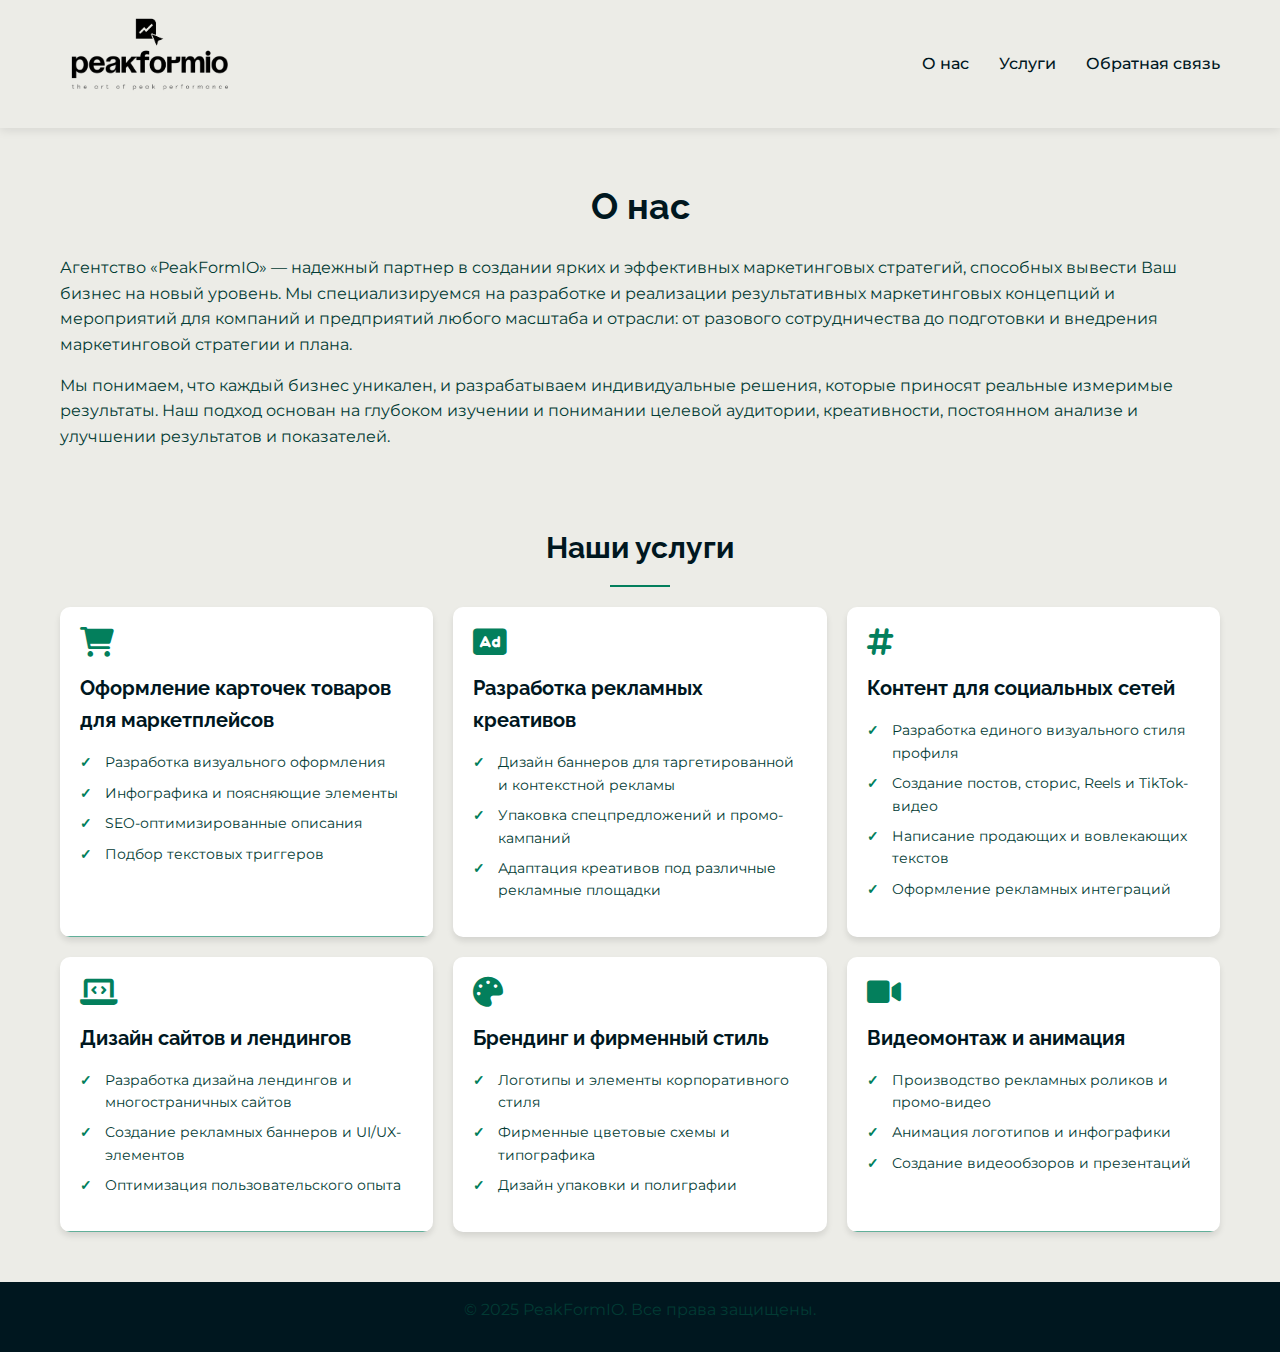
<file: index.html>
<!DOCTYPE html>
<html lang="ru">

<head>
	<meta charset="UTF-8">
	<meta name="viewport" content="width=device-width, initial-scale=1.0">
	<meta name="format-detection" content="telephone=no">
	<meta name="theme-color" content="#ECECE7">
	<title>PeakFormIO - Маркетинговое агентство</title>
	<link rel="stylesheet" href="styles.css">
	<link
		href="https://fonts.googleapis.com/css2?family=Montserrat:wght@400;500;600;700&family=Raleway:wght@400;500;600&family=Lato:wght@400;700&display=swap"
		rel="stylesheet">
	<link rel="stylesheet" href="https://cdnjs.cloudflare.com/ajax/libs/font-awesome/6.0.0/css/all.min.css">
	<script src="https://telegram.org/js/telegram-web-app.js"></script>
</head>

<body>
	<div class="tg-app">
		<header class="header">
			<div class="container">
				<nav class="nav">
					<div class="logo">
						<img src="Image/logo.png" alt="PeakFormIO Logo" class="logo-img">
					</div>
					<button class="burger-menu" aria-label="Меню">
						<span class="burger-line"></span>
						<span class="burger-line"></span>
						<span class="burger-line"></span>
					</button>
					<div class="mobile-menu">
						<ul class="nav-menu">
							<li><a href="#about">О нас</a></li>
							<li><a href="#services">Услуги</a></li>
							<li><a href="feedback.html">Обратная связь</a></li>
						</ul>
					</div>
				</nav>
			</div>
		</header>

		<main>
			<section id="about" class="about-section">
				<div class="container">
					<h1>О нас</h1>
					<p>Агентство «PeakFormIO» — надежный партнер в создании ярких и эффективных маркетинговых стратегий, способных
						вывести Ваш бизнес на новый уровень. Мы специализируемся на разработке и реализации результативных
						маркетинговых концепций и мероприятий для компаний и предприятий любого масштаба и отрасли: от разового
						сотрудничества до подготовки и внедрения маркетинговой стратегии и плана.</p>
					<p>Мы понимаем, что каждый бизнес уникален, и разрабатываем индивидуальные решения, которые приносят реальные
						измеримые результаты. Наш подход основан на глубоком изучении и понимании целевой аудитории, креативности,
						постоянном анализе и улучшении результатов и показателей.</p>
				</div>
			</section>

			<section id="services" class="services-section">
				<div class="container">
					<h2>Наши услуги</h2>
					<div class="services-grid">
						<div class="service-card">
							<div class="service-content">
								<i class="fas fa-shopping-cart service-icon"></i>
								<h3>Оформление карточек товаров для маркетплейсов</h3>
								<ul>
									<li>Разработка визуального оформления</li>
									<li>Инфографика и поясняющие элементы</li>
									<li>SEO-оптимизированные описания</li>
									<li>Подбор текстовых триггеров</li>
								</ul>
							</div>
							<div class="service-result">
								Товар приобретает профессиональный вид, что повышает доверие покупателей и стимулирует продажи.
							</div>
						</div>

						<div class="service-card">
							<div class="service-content">
								<i class="fas fa-ad service-icon"></i>
								<h3>Разработка рекламных креативов</h3>
								<ul>
									<li>Дизайн баннеров для таргетированной и контекстной рекламы</li>
									<li>Упаковка спецпредложений и промо-кампаний</li>
									<li>Адаптация креативов под различные рекламные площадки</li>
								</ul>
							</div>
							<div class="service-result">
								Реклама привлекает внимание, увеличивает охваты и CTR.
							</div>
						</div>

						<div class="service-card">
							<div class="service-content">
								<i class="fas fa-hashtag service-icon"></i>
								<h3>Контент для социальных сетей</h3>
								<ul>
									<li>Разработка единого визуального стиля профиля</li>
									<li>Создание постов, сторис, Reels и TikTok-видео</li>
									<li>Написание продающих и вовлекающих текстов</li>
									<li>Оформление рекламных интеграций</li>
								</ul>
							</div>
							<div class="service-result">
								Повышение узнаваемости бренда и вовлечённости аудитории.
							</div>
						</div>

						<div class="service-card">
							<div class="service-content">
								<i class="fas fa-laptop-code service-icon"></i>
								<h3>Дизайн сайтов и лендингов</h3>
								<ul>
									<li>Разработка дизайна лендингов и многостраничных сайтов</li>
									<li>Создание рекламных баннеров и UI/UX-элементов</li>
									<li>Оптимизация пользовательского опыта</li>
								</ul>
							</div>
							<div class="service-result">
								Сайт выглядит премиально, удерживает внимание и конвертирует посетителей в клиентов.
							</div>
						</div>

						<div class="service-card">
							<div class="service-content">
								<i class="fas fa-palette service-icon"></i>
								<h3>Брендинг и фирменный стиль</h3>
								<ul>
									<li>Логотипы и элементы корпоративного стиля</li>
									<li>Фирменные цветовые схемы и типографика</li>
									<li>Дизайн упаковки и полиграфии</li>
								</ul>
							</div>
							<div class="service-result">
								Бренд становится запоминающимся и вызывает доверие у аудитории.
							</div>
						</div>

						<div class="service-card">
							<div class="service-content">
								<i class="fas fa-video service-icon"></i>
								<h3>Видеомонтаж и анимация</h3>
								<ul>
									<li>Производство рекламных роликов и промо-видео</li>
									<li>Анимация логотипов и инфографики</li>
									<li>Создание видеообзоров и презентаций</li>
								</ul>
							</div>
							<div class="service-result">
								Динамичный контент увеличивает вовлечённость и усиливает восприятие бренда.
							</div>
						</div>
					</div>
				</div>
			</section>
		</main>

		<footer class="footer">
			<div class="container">
				<p>&copy; 2025 PeakFormIO. Все права защищены.</p>
			</div>
		</footer>
	</div>

	<script>
		// Инициализация Telegram Web App
		const tg = window.Telegram.WebApp;
		tg.expand();
		tg.enableClosingConfirmation();

		// Установка цвета фона в соответствии с темой Telegram
		document.body.style.backgroundColor = tg.themeParams.bg_color || '#ECECE7';
		document.body.style.color = tg.themeParams.text_color || '#00171F';

		// Бургер-меню
		const burgerMenu = document.querySelector('.burger-menu');
		const mobileMenu = document.querySelector('.mobile-menu');
		const navLinks = document.querySelectorAll('.nav-menu a');

		burgerMenu.addEventListener('click', () => {
			burgerMenu.classList.toggle('active');
			mobileMenu.classList.toggle('active');
			document.body.style.overflow = mobileMenu.classList.contains('active') ? 'hidden' : '';
		});

		navLinks.forEach(link => {
			link.addEventListener('click', () => {
				burgerMenu.classList.remove('active');
				mobileMenu.classList.remove('active');
				document.body.style.overflow = '';
			});
		});

		// Обработка тапов на карточках услуг для мобильных устройств
		const serviceCards = document.querySelectorAll('.service-card');
		let activeCard = null;

		serviceCards.forEach(card => {
			card.addEventListener('click', () => {
				if (window.innerWidth <= 768) {
					if (activeCard && activeCard !== card) {
						activeCard.classList.remove('active');
					}
					card.classList.toggle('active');
					activeCard = card.classList.contains('active') ? card : null;
				}
			});
		});

		// Плавная прокрутка для якорных ссылок
		document.querySelectorAll('a[href^="#"]').forEach(anchor => {
			anchor.addEventListener('click', function (e) {
				e.preventDefault();
				document.querySelector(this.getAttribute('href')).scrollIntoView({
					behavior: 'smooth'
				});
			});
		});
	</script>
</body>

</html>
</file>
<file: styles.css>
:root {
  --bg-color: #ecece7;
  --header-bg: #ecece7;
  --text-dark: #00171f;
  --text-green: #023b34;
  --accent-green: #037f5c;
  --light-green: #84c8b5;
}

* {
  margin: 0;
  padding: 0;
  box-sizing: border-box;
  -webkit-tap-highlight-color: transparent;
}

body {
  font-family: "Montserrat", sans-serif;
  background-color: var(--bg-color);
  color: var(--text-dark);
  line-height: 1.6;
  overflow-x: hidden;
}

.tg-app {
  min-height: 100vh;
  display: flex;
  flex-direction: column;
}

.container {
  max-width: 1200px;
  margin: 0 auto;
  padding: 0 15px;
}

/* Header styles */
.header {
  background-color: var(--header-bg);
  padding: 10px 0;
  width: 100%;
  z-index: 1000;
  box-shadow: 0 2px 10px rgba(0, 0, 0, 0.1);
}

.nav {
  display: flex;
  justify-content: space-between;
  align-items: center;
  position: relative;
}

.logo-img {
  height: 60px;
  width: auto;
}

.logo-text {
  font-size: 24px;
  font-weight: 700;
}

.logo:hover .logo-img {
  transform: scale(1.1);
}

.logo:hover .logo-text {
  color: var(--accent-green);
}

.burger-menu {
  display: none;
  background: none;
  border: none;
  cursor: pointer;
  padding: 10px;
  z-index: 1001;
}

.burger-line {
  display: block;
  width: 25px;
  height: 2px;
  background-color: var(--text-dark);
  margin: 5px 0;
  transition: all 0.3s ease;
}

.mobile-menu {
  position: fixed;
  top: 0;
  right: 0;
  width: 100%;
  height: 100vh;
  background-color: var(--header-bg);
  padding: 80px 20px 20px;
  transform: translateX(100%);
  transition: transform 0.3s ease;
  z-index: 1000;
}

.mobile-menu.active {
  transform: translateX(0);
}

.nav-menu {
  list-style: none;
  display: flex;
  flex-direction: row;
  gap: 30px;
}

.nav-menu a {
  text-decoration: none;
  color: var(--text-dark);
  font-weight: 500;
  font-size: 16px;
  display: block;
  padding: 10px 0;
  transition: color 0.3s ease;
  position: relative;
}

.nav-menu a::after {
  content: "";
  position: absolute;
  width: 0;
  height: 2px;
  bottom: 0;
  left: 0;
  background-color: var(--accent-green);
  transition: width 0.3s ease;
}

.nav-menu a:hover {
  color: var(--accent-green);
}

.nav-menu a:hover::after {
  width: 100%;
}

/* Стили для активного состояния бургер-меню */
.burger-menu.active .burger-line:nth-child(1) {
  transform: translateY(7px) rotate(45deg);
}

.burger-menu.active .burger-line:nth-child(2) {
  opacity: 0;
}

.burger-menu.active .burger-line:nth-child(3) {
  transform: translateY(-7px) rotate(-45deg);
}

/* Main content styles */
main {
  flex: 1;
  padding: 20px 0;
}

section {
  padding: 30px 0;
}

h1,
h2,
h3 {
  font-family: "Raleway", sans-serif;
  color: var(--text-dark);
  margin-bottom: 20px;
}

h1 {
  font-size: 28px;
  text-align: center;
}

h2 {
  font-size: 24px;
  text-align: center;
  position: relative;
  padding-bottom: 15px;
}

h2::after {
  content: "";
  position: absolute;
  bottom: 0;
  left: 50%;
  transform: translateX(-50%);
  width: 60px;
  height: 2px;
  background-color: var(--accent-green);
}

h3 {
  font-size: 20px;
  margin-bottom: 15px;
}

p {
  color: var(--text-green);
  margin-bottom: 15px;
  font-size: 16px;
}

/* Services section */
.services-grid {
  display: grid;
  grid-template-columns: 1fr;
  gap: 20px;
  margin-top: 20px;
}

.service-card {
  background: white;
  padding: 20px;
  border-radius: 10px;
  box-shadow: 0 4px 6px rgba(0, 0, 0, 0.1);
  transition: all 0.3s ease;
  position: relative;
  overflow: hidden;
}

.service-card:hover {
  box-shadow: 0 10px 20px rgba(0, 0, 0, 0.15);
}

.service-icon {
  font-size: 30px;
  color: var(--accent-green);
  margin-bottom: 15px;
}

.service-card:hover .service-icon {
  transform: scale(1.1);
}

.service-card ul {
  list-style: none;
  margin: 15px 0;
}

.service-card li {
  margin-bottom: 8px;
  color: var(--text-green);
  position: relative;
  padding-left: 25px;
  font-size: 14px;
}

.service-card li::before {
  content: "✓";
  position: absolute;
  left: 0;
  color: var(--accent-green);
  font-weight: bold;
}

.service-result {
  position: absolute;
  bottom: 0;
  left: 0;
  right: 0;
  background: var(--accent-green);
  color: white;
  padding: 15px;
  transform: translateY(100%);
  transition: transform 0.3s ease;
  z-index: 2;
}

.service-card:hover .service-result {
  transform: translateY(0);
}

.service-content {
  position: relative;
  z-index: 1;
  background: white;
}

.service-result::before {
  content: "Результат:";
  display: block;
  font-weight: bold;
  margin-bottom: 10px;
  color: var(--light-green);
}

/* Footer */
.footer {
  background-color: var(--text-dark);
  color: white;
  padding: 15px 0;
  text-align: center;
  font-size: 14px;
}

/* Animations */
@keyframes fadeInUp {
  from {
    opacity: 0;
    transform: translateY(20px);
  }
  to {
    opacity: 1;
    transform: translateY(0);
  }
}

/* Responsive design */
@media (min-width: 768px) {
  .container {
    padding: 0 20px;
  }

  .logo-img {
    height: 100px;
  }

  h1 {
    font-size: 36px;
  }

  h2 {
    font-size: 30px;
  }

  .services-grid {
    grid-template-columns: repeat(2, 1fr);
  }
}

@media (min-width: 1024px) {
  .services-grid {
    grid-template-columns: repeat(3, 1fr);
  }
}

@media (max-width: 768px) {
  .burger-menu {
    display: block;
  }

  .mobile-menu {
    display: block;
  }

  .nav-menu {
    flex-direction: column;
    text-align: center;
    gap: 20px;
  }

  .nav-menu a {
    font-size: 18px;
  }

  .service-card {
    transform: none;
    margin-bottom: 0;
    overflow: visible;
  }

  .service-card:hover {
    transform: none;
  }

  .service-card:hover .service-result {
    transform: translateY(100%);
  }

  .service-card.active {
    transform: translateY(-10px);
    box-shadow: 0 10px 20px rgba(0, 0, 0, 0.15);
  }

  .service-result {
    position: absolute;
    bottom: 0;
    left: 0;
    right: 0;
    transform: translateY(100%);
    background: var(--accent-green);
    color: white;
    padding: 15px;
    border-radius: 10px;
    transition: transform 0.3s ease;
    display: none;
  }

  .service-card.active .service-result {
    display: block;
    transform: translateY(0);
  }
}

@media (min-width: 769px) {
  .mobile-menu {
    position: static;
    width: auto;
    height: auto;
    padding: 0;
    transform: none;
    background: none;
  }

  .nav-menu {
    display: flex;
    flex-direction: row;
    gap: 30px;
  }

  .nav-menu a {
    font-size: 16px;
  }

  .service-card:hover .service-result {
    transform: translateY(0);
  }
}
</file>
